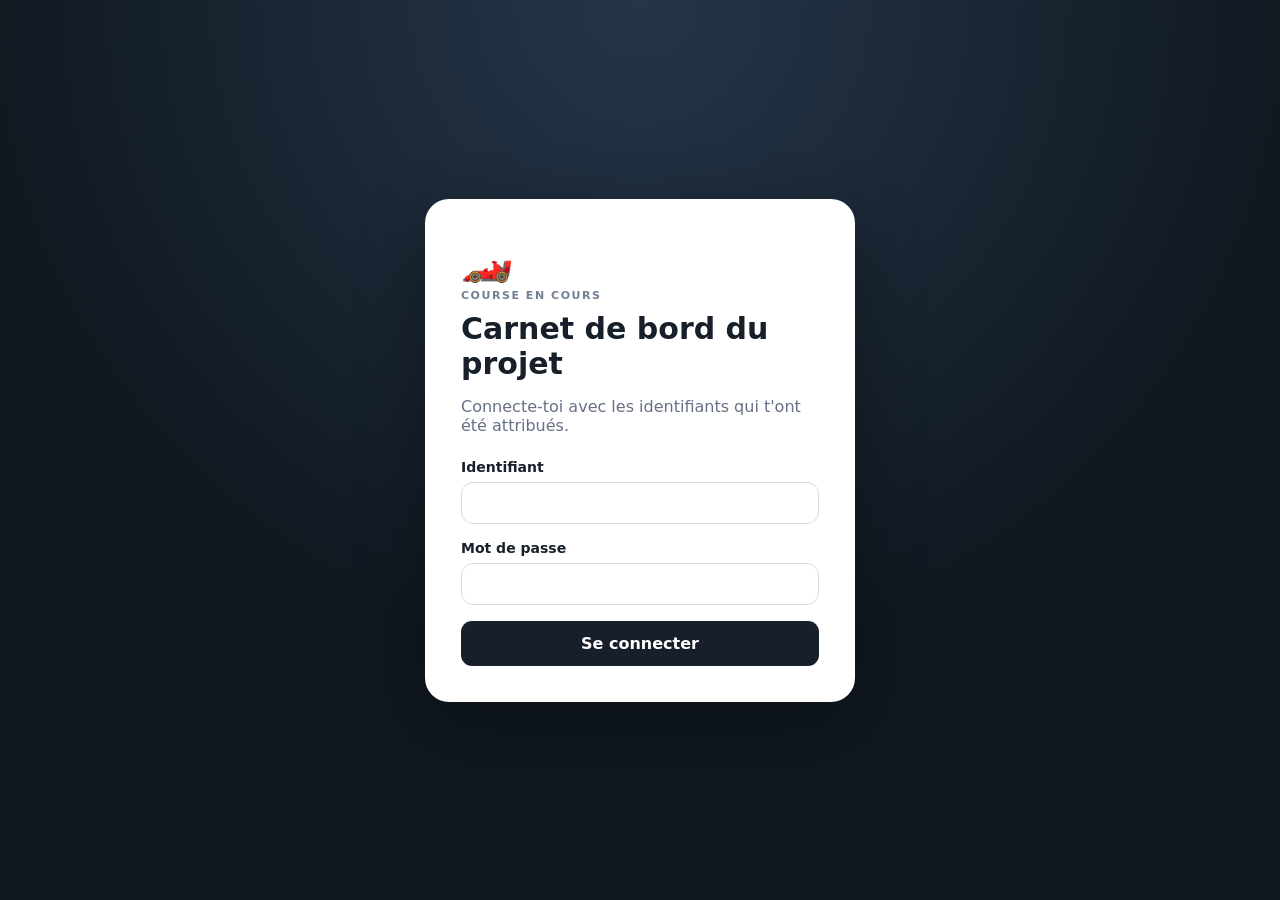
<file: INTERFACE/index.html>
<!doctype html>
<html lang="fr">
<head>
<meta charset="utf-8">
<meta name="viewport" content="width=device-width,initial-scale=1,viewport-fit=cover">
<meta name="theme-color" content="#101820">
<title>Course en Cours — Espace projet</title>
<link rel="stylesheet" href="style.css?v=10">
</head>
<body>
<div id="loginView" class="login-shell">
  <div class="login-card">
    <div class="brand-mark">🏎️</div>
    <span class="eyebrow">COURSE EN COURS</span>
    <h1>Carnet de bord du projet</h1>
    <p>Connecte-toi avec les identifiants qui t'ont été attribués.</p>
    <form id="loginForm">
      <label>Identifiant<input id="username" autocomplete="username" required></label>
      <label>Mot de passe<input id="password" type="password" autocomplete="current-password" required></label>
      <button class="button primary" type="submit">Se connecter</button>
      <p id="loginError" class="error" hidden></p>
    </form>
  </div>
</div>
<div id="teamPicker" class="team-picker-shell" hidden></div>
<div id="appView" hidden>
<header class="topbar">
  <div class="brand"><div class="logo">🏎️</div><div><span>COURSE EN COURS</span><h1>Espace projet</h1></div></div>
  <div class="top-actions"><span id="identity" class="identity"></span><button id="profileBtn" class="ghost" hidden>Profil</button><button id="logoutBtn" class="ghost">Déconnexion</button></div>
</header>
<div class="layout">
<aside class="sidebar">
<nav>
<button class="nav active" data-page="accueil">🏠 <span>Accueil</span></button>
<button class="nav" data-page="progression">📊 <span>Progression</span></button>
<button class="nav" data-page="equipes">👥 <span>Équipes</span></button>
<button class="nav" data-page="taches">🗂️ <span>Tâches</span></button>
<button class="nav" data-page="journal">📅 <span>Journal des élèves</span></button>
<button class="nav" data-page="journal-ia">📘 <span>Journal de bord (IA)</span></button>
<button id="aiNav" class="nav" data-page="ia" hidden>🤖 <span>Assistant IA</span></button>
<button class="nav" data-page="annotations">💬 <span>Annotations</span></button>
<button class="nav" data-page="problemes">⚠️ <span>Problèmes</span></button>
<button class="nav" data-page="idees">💡 <span>Idées</span></button>
<button class="nav" data-page="tests">🧪 <span>Tests</span></button>
<button class="nav" data-page="materiaux">🧰 <span>Matériaux</span></button>
<button id="leaderNav" class="nav" data-page="chef" hidden>🔒 <span>Espace privé du chef</span></button>
<button id="adminNav" class="nav" data-page="admin" hidden>⚙️ <span>Administration</span></button>
</nav>
<div class="side-bottom"><div class="mini">🔐 <div><b>Compte connecté</b><small>Permissions selon ton compte</small></div></div><a class="github" href="https://github.com/Arthe1200/course-en-cours" target="_blank">Ouvrir GitHub ↗</a></div>
</aside>
<main><section id="page"></section></main>
</div>
</div>
<script src="config.js?v=2"></script><script src="app.js?v=14"></script>
</body></html>
</file>
<file: INTERFACE/style.css>
*{box-sizing:border-box}body{margin:0;font-family:Inter,ui-sans-serif,system-ui,-apple-system,"Segoe UI",sans-serif;background:#f4f6f8;color:#17202a}button,input{font:inherit}button{cursor:pointer}.login-shell{min-height:100vh;display:grid;place-items:center;padding:24px;background:radial-gradient(circle at top,#25364a,#101820 60%)}.login-card{width:min(430px,100%);background:#fff;border-radius:24px;padding:36px;box-shadow:0 24px 70px #0005}.brand-mark{font-size:42px}.eyebrow{font-size:11px;font-weight:800;letter-spacing:.14em;color:#718096}.login-card h1{margin:8px 0;font-size:30px}.login-card p{color:#667085}.login-card form{display:grid;gap:16px;margin-top:24px}.login-card label{font-weight:700;font-size:14px}.login-card input{display:block;width:100%;margin-top:7px;border:1px solid #d7dce2;border-radius:12px;padding:12px 13px;outline:none}.login-card input:focus{border-color:#17202a;box-shadow:0 0 0 3px #17202a18}.button,.ghost,.nav{border:0;border-radius:11px;padding:11px 14px;text-decoration:none}.button{display:inline-block;background:#17202a;color:#fff;font-weight:700}.button.primary{width:100%;padding:13px}.button.light{background:#fff;color:#17202a}.ghost{background:#fff1;border:1px solid #ffffff33;color:#fff}.error{color:#b42318!important;background:#fee4e2;padding:10px;border-radius:10px}.topbar{height:72px;background:#101820;color:#fff;display:flex;align-items:center;justify-content:space-between;padding:0 24px}.brand{display:flex;gap:12px;align-items:center}.logo{font-size:28px}.brand span{font-size:10px;letter-spacing:.15em;font-weight:800;opacity:.7}.brand h1{font-size:18px;margin:2px 0}.identity{margin-right:12px;font-size:13px}.layout{display:grid;grid-template-columns:240px 1fr;min-height:calc(100vh - 72px)}.sidebar{background:#17202a;color:#fff;padding:18px;display:flex;flex-direction:column}.sidebar nav{display:grid;gap:7px}.nav{background:transparent;color:#cbd5e1;text-align:left}.nav:hover,.nav.active{background:#ffffff14;color:#fff}.side-bottom{margin-top:auto}.mini{display:flex;gap:10px;align-items:center;padding:12px 0}.mini small{display:block;color:#94a3b8;margin-top:3px}.github{color:#fff;text-decoration:none;display:block;padding:10px 0;font-size:13px}.layout main{padding:28px;max-width:1300px;width:100%;margin:auto}.hero,.panel,.metric{background:#fff;border:1px solid #e4e7eb;border-radius:18px;padding:22px}.hero{display:flex;justify-content:space-between;align-items:center}.hero h2{margin:5px 0}.grid{display:grid;grid-template-columns:repeat(4,1fr);gap:14px;margin:18px 0}.metric b{display:block;font-size:24px;margin:5px 0}.metric small{color:#667085}.two{display:grid;grid-template-columns:1fr 1fr;gap:18px}.panel h3{margin-top:0}.progressrow{margin:17px 0}.progresshead{display:flex;justify-content:space-between;font-size:14px}.bar{height:9px;background:#e8ecf0;border-radius:20px;margin-top:7px;overflow:hidden}.fill{height:100%;background:#17202a;border-radius:20px}.table{width:100%;border-collapse:collapse}.table th,.table td{text-align:left;padding:13px;border-bottom:1px solid #edf0f2}.badge{background:#eef1f4;border-radius:20px;padding:5px 9px}.quick{display:flex;gap:10px;flex-wrap:wrap}.quick a{color:#17202a}.notice{padding:12px;background:#f5f7f9;border-radius:10px;color:#667085}.admin-grid{display:grid;grid-template-columns:1fr 1.4fr;gap:18px}.user-list{display:grid;gap:8px}.user-item{border:1px solid #e4e7eb;border-radius:12px;padding:12px;display:flex;justify-content:space-between;gap:10px}.user-item small{display:block;color:#667085}.form-grid{display:grid;gap:10px}.form-grid input,.form-grid select{padding:11px;border:1px solid #d7dce2;border-radius:10px}.form-grid label{font-size:13px;font-weight:700}.hidden{display:none!important}@media(max-width:850px){.layout{grid-template-columns:1fr}.sidebar{display:none}.grid,.two,.admin-grid{grid-template-columns:1fr 1fr}}@media(max-width:560px){.topbar{padding:0 12px}.identity{display:none}.layout main{padding:14px}.grid,.two,.admin-grid{grid-template-columns:1fr}.hero{display:block}.hero .button{margin-top:15px}}
[hidden]{display:none!important}.annotation-list{display:grid;gap:10px;margin-top:18px}.annotation{border:1px solid #e4e7eb;border-radius:12px;padding:14px}.annotation small{display:block;color:#667085;margin-bottom:6px}.annotation-form{display:grid;gap:10px}.annotation-form textarea{width:100%;min-height:110px;padding:12px;border:1px solid #d7dce2;border-radius:10px;resize:vertical}.annotation-actions{display:flex;gap:10px;align-items:center}.success{color:#027a48;background:#ecfdf3;padding:10px;border-radius:10px}
/* Interface projet interactive */
[hidden]{display:none!important}
body{min-height:100vh}
.login-shell{height:100vh;min-height:100vh}
#appView{min-height:100vh}
.progress-slider{display:block;width:100%;margin:12px 0 0;accent-color:#17202a;cursor:ew-resize}
.slider-foot{display:flex;justify-content:space-between;gap:8px;color:#77808d;font-size:11px;margin-top:4px}
.editable-bar{margin-bottom:0}
.muted{color:#667085}
.item-list{display:grid;grid-template-columns:repeat(2,minmax(0,1fr));gap:12px}
.item-card{display:flex;flex-direction:column;align-items:flex-start;gap:8px;width:100%;padding:16px;background:#fff;border:1px solid #e4e7eb;border-radius:14px;text-align:left;color:#17202a;transition:transform .15s,border-color .15s,box-shadow .15s}
.item-card:hover{border-color:#aab3bd;box-shadow:0 8px 22px #17202a0c;transform:translateY(-1px)}
.item-title{font-weight:800;font-size:16px}
.item-meta{font-size:12px;color:#667085}
.item-preview{font-size:14px;line-height:1.5;color:#4b5563}
.item-open{font-size:12px;font-weight:800;margin-top:3px}
.form-grid textarea{font:inherit;min-height:115px;padding:12px;border:1px solid #d7dce2;border-radius:10px;resize:vertical}
.form-grid input:focus,.form-grid textarea:focus,.form-grid select:focus{outline:2px solid #17202a25;border-color:#17202a}
.team-list{display:grid;gap:12px}
.team-card{background:#fff;border:1px solid #e4e7eb;border-radius:16px;padding:0 18px}
.team-card summary{display:flex;align-items:center;gap:12px;min-height:66px;cursor:pointer;list-style:none;font-weight:800}
.team-card summary::-webkit-details-marker{display:none}
.team-card summary:before{content:"›";font-size:23px;transition:transform .15s;color:#667085}
.team-card[open] summary:before{transform:rotate(90deg)}
.team-card summary .muted{margin-left:auto;font-weight:500;font-size:12px}
.team-card>p{color:#667085;margin:0 0 14px 34px}
.member-list{display:grid;grid-template-columns:repeat(2,minmax(0,1fr));gap:10px;padding:0 0 16px 34px}
.member{display:grid;gap:4px;border-radius:12px;background:#f6f7f9;padding:12px}
.member span,.member small{color:#667085;font-size:12px}
.detail-panel{margin-top:16px}
.detail-panel .button{margin-bottom:12px}
.detail-content{line-height:1.75;overflow-wrap:anywhere;padding-top:10px}
.success{padding:10px 12px;background:#ecfdf3;color:#027a48;border-radius:10px}
.button:disabled{opacity:.65;cursor:wait}
@media(max-width:700px){.item-list,.member-list{grid-template-columns:1fr}.member-list{padding-left:0}.team-card summary{gap:7px}.team-card summary .muted{font-size:11px}}

/* Choix d'équipe, pièces jointes et espaces par rôle */
.team-picker-shell{min-height:100vh;display:grid;place-items:center;padding:24px;background:#101820}
.team-picker-card{width:min(650px,100%);padding:34px;background:#fff;border-radius:22px;box-shadow:0 24px 70px #0005}
.team-picker-card h1{margin:8px 0 12px;font-size:30px}
.team-picker-card>p{color:#667085;line-height:1.6}
.warning-red{padding:16px;margin:18px 0;background:#fff0f0;border:2px solid #d92d20;color:#b42318;border-radius:12px;font-weight:800;line-height:1.5}
.team-picker-card form{margin-top:20px}
.team-picker-card select{width:100%;padding:13px;border:1px solid #d7dce2;border-radius:10px}
.top-actions{display:flex;align-items:center;gap:8px}
.top-actions .identity{margin-right:4px}
.top-actions .ghost{white-space:nowrap}
.team-subtabs{display:flex;flex-wrap:wrap;gap:8px;padding:0 0 16px 34px}
.button.secondary{background:#eef1f4;color:#17202a}
.readonly-note{padding:13px 15px;background:#f4f6f8;border:1px solid #dfe3e8;border-radius:12px;color:#475467;margin:12px 0}
.private-banner{padding:15px 17px;border:1px solid #b8a4f5;background:#f5f1ff;color:#482a8a;border-radius:13px;margin:14px 0}
.photo-gallery{display:grid;grid-template-columns:repeat(3,minmax(0,1fr));gap:10px;margin-top:18px}
.photo-gallery a{display:block;border:1px solid #e4e7eb;border-radius:12px;overflow:hidden;background:#f8fafc}
.photo-gallery img{display:block;width:100%;height:180px;object-fit:contain}
.photo-count{font-size:12px;color:#475467}
#sketchCanvas{display:block;width:100%;height:220px;background:#fff;border:1px solid #cfd4dc;border-radius:12px;touch-action:none;cursor:crosshair;margin:8px 0}
.user-admin-card{padding:14px;border:1px solid #e4e7eb;border-radius:13px;display:grid;gap:10px}
.admin-controls{display:grid;grid-template-columns:1fr 1fr;gap:10px}
.admin-controls label{display:grid;gap:5px;font-size:12px;color:#475467}
.admin-controls select{width:100%;padding:9px;border:1px solid #d7dce2;border-radius:9px}
.admin-controls .leader-check{display:flex;align-items:center;gap:8px;grid-column:1/-1}
.user-msg{margin:0}
.progress-slider:disabled{opacity:.45;cursor:not-allowed}
@media(max-width:700px){.team-picker-card{padding:22px}.team-picker-card h1{font-size:25px}.team-subtabs{padding-left:0}.photo-gallery{grid-template-columns:repeat(2,minmax(0,1fr))}.photo-gallery img{height:130px}.admin-controls{grid-template-columns:1fr}.top-actions .ghost{padding:8px 9px;font-size:12px}}

/* Assistant Grok et journal de bord IA */
.ai-entry-list{display:grid;gap:12px}.ai-entry{padding:18px;border:1px solid #e4e7eb;border-radius:14px;background:#fff}.ai-entry h3{margin:8px 0}.ai-entry .detail-content{line-height:1.7;overflow-wrap:anywhere}.ai-chat-log{display:grid;gap:12px;max-height:480px;overflow:auto;margin:12px 0 18px}.chat-bubble{padding:14px 16px;border-radius:14px;border:1px solid #e4e7eb}.chat-bubble p{white-space:normal;line-height:1.6;margin:8px 0}.ai-bubble{background:#f5f7f9}.user-bubble{background:#eef4ff}.ai-chat-form{display:grid;gap:12px}.ai-chat-form textarea{width:100%;min-height:90px;padding:12px;border:1px solid #d7dce2;border-radius:10px;font:inherit}.ai-chat-form button{justify-self:start}


/* Tableau de tâches partagé */
.task-list{display:grid;gap:14px}
.task-board-heading,.task-card-top,.task-footer{display:flex;align-items:center;justify-content:space-between;gap:12px;flex-wrap:wrap}
.task-board-heading h3{margin:0}
.task-card{border:1px solid #e1e6eb;border-radius:15px;padding:18px;background:#fff;min-width:0}
.task-card h4{margin:0;font-size:17px;overflow-wrap:anywhere}
.task-badges{display:flex;gap:7px;flex-wrap:wrap}
.task-status,.task-priority{display:inline-flex;align-items:center;border-radius:20px;padding:5px 9px;font-size:12px;font-weight:750;background:#eef1f4;color:#344054}
.status-doing{background:#eaf2ff;color:#1849a9}
.status-blocked,.priority-urgent{background:#fff0ee;color:#b42318}
.status-done{background:#ecfdf3;color:#027a48}
.priority-high{background:#fff4e5;color:#93370d}
.task-description{line-height:1.65;overflow-wrap:anywhere;margin:14px 0}
.task-meta{display:flex;gap:8px 16px;flex-wrap:wrap;font-size:12px;color:#667085}
.task-links{margin-top:12px;display:flex;gap:8px;flex-wrap:wrap;align-items:center;font-size:13px;overflow-wrap:anywhere}
.task-links a{color:#175cd3;overflow-wrap:anywhere}
.task-edit{margin-top:15px;border-top:1px solid #edf0f2;padding-top:12px}
.task-edit summary{cursor:pointer;font-weight:750;color:#344054}
.task-edit form{padding-top:14px}
.task-form-row{display:grid;grid-template-columns:repeat(3,minmax(0,1fr));gap:10px}
.task-form-row label{display:grid;gap:6px;font-size:13px;font-weight:700}
.task-form-row select,.task-form-row input,.task-edit-form input,.task-edit-form select,.task-edit-form textarea,#taskCreateForm input,#taskCreateForm select,#taskCreateForm textarea{width:100%;padding:10px;border:1px solid #d7dce2;border-radius:10px;font:inherit}
#taskCreateForm textarea,.task-edit-form textarea{min-height:75px}
.task-footer{margin-top:15px;padding-top:12px;border-top:1px solid #edf0f2}
.task-footer .muted{font-size:11px}
.task-history{margin-top:12px;padding:12px;background:#f7f8fa;border-radius:10px}
.task-history-row{padding:10px 0;border-bottom:1px solid #e4e7eb;overflow-wrap:anywhere}
.task-history-row:last-child{border-bottom:0}
.task-history-row>span{display:block;color:#667085;font-size:12px;margin-top:4px}
.task-history-row p{margin-bottom:0}
.task-history-row ul{margin:8px 0 0;padding-left:22px;line-height:1.6}
@media(max-width:650px){.task-form-row{grid-template-columns:1fr}.task-card{padding:14px}.task-board-heading{align-items:flex-start}}


/* Adaptation mobile Course en Cours */
html { -webkit-text-size-adjust: 100%; }
body { overflow-x: hidden; }
button, a, input, select, textarea { touch-action: manipulation; }
button, .button, .nav, input, select, textarea { min-height: 42px; }
img, canvas, video, iframe { max-width: 100%; }
@media (max-width: 700px) {
  .topbar {
    height: auto;
    min-height: 62px;
    padding: 10px 12px;
    gap: 8px;
    position: sticky;
    top: 0;
    z-index: 30;
  }
  .brand { min-width: 0; gap: 8px; }
  .logo { font-size: 24px; }
  .brand span { font-size: 9px; }
  .brand h1 { font-size: 16px; }
  .top-actions { gap: 6px; }
  .top-actions .ghost { min-height: 40px; padding: 8px 10px; }
  .layout { display: block; min-height: calc(100dvh - 62px); padding-bottom: calc(76px + env(safe-area-inset-bottom)); }
  .sidebar {
    display: block;
    position: fixed;
    z-index: 50;
    inset: auto 0 0;
    width: 100%;
    padding: 7px 0 calc(7px + env(safe-area-inset-bottom));
    background: #101820;
    border-top: 1px solid #ffffff20;
    box-shadow: 0 -8px 28px #10182020;
  }
  .sidebar nav {
    display: flex;
    gap: 4px;
    overflow-x: auto;
    overflow-y: hidden;
    padding: 0 8px;
    scrollbar-width: thin;
    -webkit-overflow-scrolling: touch;
    overscroll-behavior-x: contain;
  }
  .sidebar nav .nav {
    flex: 0 0 76px;
    min-width: 76px;
    min-height: 54px;
    padding: 7px 4px;
    border-radius: 10px;
    display: flex;
    flex-direction: column;
    align-items: center;
    justify-content: center;
    gap: 3px;
    text-align: center;
    font-size: 17px;
    line-height: 1.1;
  }
  .sidebar nav .nav span {
    display: block;
    max-width: 100%;
    font-size: 10px;
    line-height: 1.15;
    white-space: normal;
  }
  .side-bottom { display: none; }
  .layout main { padding: 14px 12px 24px; width: 100%; }
  .hero, .panel, .metric { border-radius: 14px; padding: 16px; min-width: 0; }
  .hero { gap: 10px; }
  .hero h2 { font-size: 22px; line-height: 1.2; }
  .grid { grid-template-columns: repeat(2, minmax(0, 1fr)); gap: 10px; margin: 12px 0; }
  .metric b { font-size: 21px; }
  .two, .admin-grid { grid-template-columns: minmax(0, 1fr); gap: 12px; }
  .item-list { grid-template-columns: minmax(0, 1fr); }
  .item-card { padding: 14px; }
  .team-card { padding: 0 12px; }
  .team-card summary { min-height: 58px; flex-wrap: wrap; }
  .team-card summary .muted { margin-left: auto; }
  .team-subtabs { display: grid; grid-template-columns: repeat(2, minmax(0, 1fr)); gap: 8px; }
  .team-subtabs .button { min-width: 0; padding: 10px 8px; font-size: 12px; }
  .form-grid { gap: 12px; }
  .form-grid input, .form-grid select, .form-grid textarea,
  .task-form-row input, .task-form-row select, .task-edit-form input,
  .task-edit-form select, .task-edit-form textarea,
  #taskCreateForm input, #taskCreateForm select, #taskCreateForm textarea {
    font-size: 16px;
    min-width: 0;
  }
  .task-form-row { grid-template-columns: minmax(0, 1fr); }
  .task-card { padding: 13px; border-radius: 13px; }
  .task-card-top { align-items: flex-start; }
  .task-card h4 { font-size: 16px; }
  .task-meta { display: grid; grid-template-columns: minmax(0, 1fr); gap: 7px; }
  .task-footer { align-items: flex-start; }
  .task-footer .muted { width: 100%; }
  .table { display: block; overflow-x: auto; -webkit-overflow-scrolling: touch; }
  .photo-gallery { grid-template-columns: repeat(2, minmax(0, 1fr)); }
  .photo-gallery img { height: 135px; }
  #sketchCanvas { height: 190px; touch-action: none; }
  .ai-chat-log { max-height: 50dvh; }
  .login-shell { min-height: 100dvh; height: auto; padding: 18px 12px; }
  .login-card { padding: 24px 20px; border-radius: 18px; }
  .login-card h1 { font-size: 25px; line-height: 1.2; }
  .team-picker-shell { min-height: 100dvh; padding: 14px 12px; }
  .team-picker-card { padding: 22px 18px; }
  .team-picker-card h1 { font-size: 24px; }
  .user-admin-card { padding: 12px; }
}
@media (max-width: 380px) {
  .brand h1 { font-size: 14px; }
  .top-actions .ghost { padding: 7px 8px; font-size: 11px; }
  .grid { grid-template-columns: minmax(0, 1fr); }
  .sidebar nav .nav { flex-basis: 70px; min-width: 70px; }
  .hero h2 { font-size: 20px; }
}
@media (prefers-reduced-motion: reduce) {
  *, *::before, *::after { scroll-behavior: auto !important; transition-duration: .01ms !important; animation-duration: .01ms !important; }
}

/* Administration des comptes et permissions V2 */
.permission-overview{display:grid;grid-template-columns:repeat(3,minmax(0,1fr));gap:12px;margin:0 0 16px}
.permission-overview article{padding:15px;border:1px solid var(--border,#e4e7ec);border-radius:14px;background:var(--panel,#fff)}
.permission-overview article b{font-size:14px}.permission-overview article p{font-size:12px;line-height:1.5;color:var(--muted,#667085);margin:7px 0 0}
.user-admin-card{padding:14px;border:1px solid var(--border,#e4e7ec);border-radius:13px;margin:10px 0;background:var(--panel,#fff)}
.user-admin-card.user-inactive{opacity:.82;background:#f7f7f8;border-style:dashed}
.user-admin-head{display:flex;justify-content:space-between;align-items:center;gap:10px;flex-wrap:wrap;margin-bottom:12px}
.account-status{font-size:11px;font-weight:800;border-radius:999px;padding:5px 9px}
.account-active{color:#067647;background:#ecfdf3}.account-disabled{color:#b42318;background:#fef3f2}
.user-admin-card .admin-controls{display:grid;grid-template-columns:repeat(2,minmax(0,1fr));gap:12px;margin:10px 0}
.user-admin-card .admin-controls label{min-width:0}
.user-admin-card .leader-check{display:flex;align-items:center;gap:8px;font-size:12px}
.user-admin-card .leader-check input{width:auto}
.user-admin-card .password-reset{grid-column:1/-1}
.user-admin-card select,.user-admin-card input[type=password]{width:100%;min-width:0}
.user-admin-card select:disabled{opacity:.7}
.user-inactive .account-status{letter-spacing:.01em}
@media(max-width:700px){.permission-overview{grid-template-columns:1fr}.user-admin-card .admin-controls{grid-template-columns:1fr}.user-admin-card .password-reset{grid-column:auto}}

/* Carnet de bord, inventaire et impression */
.journal-tools{display:flex;justify-content:space-between;align-items:center;gap:16px;flex-wrap:wrap}
.journal-tools h3{margin:0 0 6px}.journal-tools p{margin:0}
.journal-form-row{display:grid;grid-template-columns:repeat(2,minmax(0,1fr));gap:14px}
.journal-form-row:first-child{grid-template-columns:2fr 1fr 1fr}
.journal-filters{display:grid;grid-template-columns:minmax(180px,2fr) minmax(160px,1fr) minmax(120px,.8fr) auto;gap:10px;align-items:end;margin:12px 0}
.journal-filters label,.material-filter-row label{display:flex;flex-direction:column;gap:6px;font-size:12px;font-weight:750}
.journal-filters input,.journal-filters select,.material-filter-row input,.material-filter-row select{width:100%;min-width:0;border:1px solid var(--border,#d7dce2);border-radius:10px;padding:10px;background:var(--panel,#fff);color:inherit;font:inherit}
.journal-card{display:grid;grid-template-columns:58px minmax(0,1fr) auto;align-items:center;gap:12px;text-align:left}
.journal-date{width:54px;min-height:58px;border-radius:12px;background:#eef4fa;display:flex;flex-direction:column;align-items:center;justify-content:center;color:#244a80}
.journal-date b{font-size:21px;line-height:1.1}.journal-date small{font-size:10px;text-transform:capitalize}
.journal-card-main{display:flex;flex-direction:column;gap:5px;min-width:0}.journal-card .item-preview{white-space:normal;line-height:1.45}
.journal-empty{padding:28px;text-align:center;border:1px dashed var(--border,#d0d5dd);border-radius:12px;color:var(--muted,#667085)}
.material-form-grid{display:grid;grid-template-columns:repeat(3,minmax(0,1fr));gap:12px}
.material-filter-row{display:grid;grid-template-columns:minmax(200px,2fr) minmax(170px,1fr);gap:12px;margin-bottom:16px}
.material-summary{display:grid;grid-template-columns:repeat(3,minmax(0,1fr));gap:12px;margin:12px 0 18px}
.material-summary>div{display:flex;flex-direction:column;gap:4px;border:1px solid var(--border,#e4e7ec);border-radius:12px;padding:14px;background:var(--panel,#fff)}
.material-summary b{font-size:21px}.material-summary span{font-size:12px;color:var(--muted,#667085)}
.material-list{display:grid;grid-template-columns:repeat(2,minmax(0,1fr));gap:12px}
.material-card{min-width:0;border:1px solid var(--border,#e4e7ec);border-radius:14px;padding:15px;background:var(--panel,#fff)}
.material-card-head{display:flex;justify-content:space-between;align-items:flex-start;gap:12px}.material-card h4{margin:6px 0 10px;font-size:16px;overflow-wrap:anywhere}
.material-category{font-size:11px;text-transform:uppercase;letter-spacing:.04em;color:var(--muted,#667085);font-weight:800}
.material-quantity{white-space:nowrap;border-radius:9px;background:#edf4fb;color:#244a80;padding:7px 9px;font-size:13px}
.material-meta{display:grid;grid-template-columns:1fr 1fr;gap:7px;font-size:12px;color:var(--muted,#667085);overflow-wrap:anywhere}
.material-notes{font-size:13px;white-space:pre-wrap;overflow-wrap:anywhere}.material-edit{margin-top:12px;border-top:1px solid var(--border,#e4e7ec);padding-top:10px}.material-edit summary{cursor:pointer;font-weight:750}
.material-edit .danger{background:#b42318;color:#fff}.material-edit-msg{font-size:12px}
@media(max-width:760px){.journal-form-row,.journal-form-row:first-child,.journal-filters,.material-form-grid,.material-filter-row,.material-summary,.material-list{grid-template-columns:1fr}.journal-card{grid-template-columns:48px minmax(0,1fr)}.journal-date{width:44px;min-height:52px}.journal-card .item-open{grid-column:2}.material-card-head{flex-wrap:wrap}.material-meta{grid-template-columns:1fr}}
@media print{
  body{background:#fff!important;color:#111!important;font-size:10pt!important}
  #loginView,#teamPicker,header,nav,#identity,#profileBtn,#logoutBtn,.button,button,.journal-compose,#materialCreateForm,.material-edit,.task-edit,.task-footer,.task-history,.ai-chat-form,.form-message,.journal-filters,.material-filter-row{display:none!important}
  #appView,main,#page,.panel,.material-card,.task-card{display:block!important;width:100%!important;max-width:none!important;margin:0!important;padding:8px!important;border:0!important;box-shadow:none!important;background:#fff!important;color:#111!important;break-inside:avoid}
  .hero{margin:0 0 10px!important;padding:0!important;background:#fff!important;color:#111!important}
  .item-card{display:block!important;width:100%!important;text-align:left!important;border:1px solid #ccc!important;break-inside:avoid}
  .material-list{display:block!important}.material-card{border-bottom:1px solid #bbb!important;margin-bottom:8px!important}
  a{color:#111!important;text-decoration:none!important}
  .muted,.item-meta,.material-meta{color:#444!important}
  @page{size:auto;margin:14mm}
}

.task-overdue{color:#b42318!important;font-weight:800;background:#fef3f2;padding:4px 7px;border-radius:7px}
</file>
